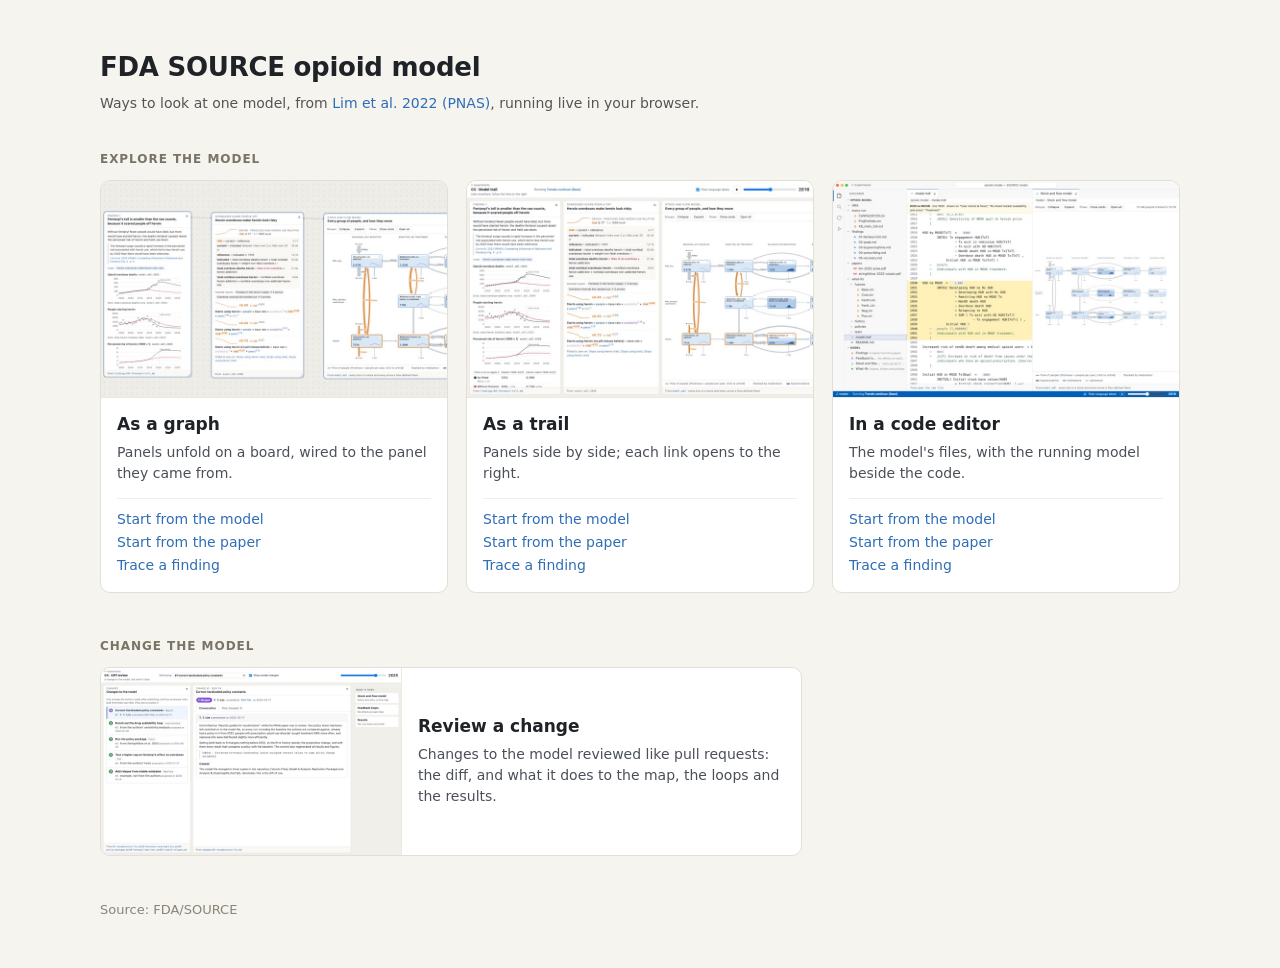
<file: experiments/index.html>
<!doctype html>
<html lang="en">
<head>
<meta charset="utf-8">
<title>SOURCE model · visualization experiments</title>
<style>
  body { margin: 0; font: 15px/1.5 system-ui, -apple-system, sans-serif; background: #f6f4ef; color: #1f2328; }
  main { max-width: 1080px; margin: 0 auto; padding: 48px 28px; }
  h1 { font-size: 26px; margin: 0 0 6px; letter-spacing: -0.01em; }
  .lede { color: #555; margin: 0 0 36px; }
  a { color: #2f6db5; text-decoration: none; }
  a:hover { text-decoration: underline; }
  section + section { margin-top: 44px; }
  h2 { font-size: 12px; text-transform: uppercase; letter-spacing: 0.08em; color: #7a7466; margin: 0 0 12px; }
  .cards { display: grid; grid-template-columns: repeat(3, 1fr); gap: 18px; }
  .card { background: #fff; border: 1px solid #e3dfd5; border-radius: 10px; overflow: hidden; display: flex; flex-direction: column; transition: border-color .15s, transform .15s; }
  .card:hover { border-color: #2f6db5; transform: translateY(-1px); }
  .card .thumb { display: block; aspect-ratio: 16 / 10; overflow: hidden; border-bottom: 1px solid #ece9e1; background: #f1efe9; }
  .card .thumb img { width: 100%; height: 100%; object-fit: cover; object-position: top left; display: block; }
  .card .text { padding: 14px 16px 16px; display: flex; flex-direction: column; gap: 4px; flex: 1; }
  h3 { font-size: 17px; margin: 0; }
  p { margin: 0; color: #4b5058; font-size: 14px; }
  .starts { list-style: none; margin: 10px 0 0; padding: 10px 0 0; border-top: 1px solid #f0eee8; display: grid; gap: 2px; font-size: 14px; }
  .starts a::after { content: " →"; opacity: 0; transition: opacity .15s; }
  .starts a:hover::after { opacity: 1; }
  .card.wide { flex-direction: row; max-width: 700px; }
  .card.wide .thumb { width: 300px; flex: none; border-bottom: none; border-right: 1px solid #ece9e1; }
  .card.wide .text { justify-content: center; }
  footer { margin-top: 44px; font-size: 13px; color: #8a8478; }
  footer a { color: inherit; }
  @media (max-width: 820px) { .cards { grid-template-columns: 1fr; } }
</style>
</head>
<body>
<main>
  <h1>FDA SOURCE opioid model</h1>
  <p class="lede">Ways to look at one model, from <a href="https://doi.org/10.1073/pnas.2115714119">Lim et al. 2022 (PNAS)</a>, running live in your browser.</p>

  <section>
    <h2>Explore the model</h2>
    <div class="cards">
      <div class="card">
        <a class="thumb" href="06-canvas/#map,loops"><img src="thumbs/graph.jpg" alt="Panels unfolded on a board, joined by wires"></a>
        <div class="text">
          <h3>As a graph</h3>
          <p>Panels unfold on a board, wired to the panel they came from.</p>
          <ul class="starts">
            <li><a href="06-canvas/#map,loops">Start from the model</a></li>
            <li><a href="06-canvas/#paper:papers/lim-2022-pnas.pdf">Start from the paper</a></li>
            <li><a href="06-canvas/#trace:fentanyl-toll">Trace a finding</a></li>
          </ul>
        </div>
      </div>
      <div class="card">
        <a class="thumb" href="03-stock-map/#map,loops,whatifs"><img src="thumbs/trail.jpg" alt="Panels side by side in a trail"></a>
        <div class="text">
          <h3>As a trail</h3>
          <p>Panels side by side; each link opens to the right.</p>
          <ul class="starts">
            <li><a href="03-stock-map/#map,loops,whatifs">Start from the model</a></li>
            <li><a href="03-stock-map/#paper:papers/lim-2022-pnas.pdf">Start from the paper</a></li>
            <li><a href="03-stock-map/#trace:fentanyl-toll">Trace a finding</a></li>
          </ul>
        </div>
      </div>
      <div class="card">
        <a class="thumb" href="05-editor/#source:model.mdl,map"><img src="thumbs/editor.jpg" alt="The model's files in a code editor, with the stock and flow map beside them"></a>
        <div class="text">
          <h3>In a code editor</h3>
          <p>The model's files, with the running model beside the code.</p>
          <ul class="starts">
            <li><a href="05-editor/#source:model.mdl,map">Start from the model</a></li>
            <li><a href="05-editor/#paper:papers/lim-2022-pnas.pdf,findings">Start from the paper</a></li>
            <li><a href="05-editor/#trace:fentanyl-toll">Trace a finding</a></li>
          </ul>
        </div>
      </div>
    </div>
  </section>

  <section>
    <h2>Change the model</h2>
    <a class="card wide" href="04-diff-review/" style="color: inherit; text-decoration: none">
      <span class="thumb"><img src="thumbs/review.jpg" alt="A model change reviewed like a pull request"></span>
      <span class="text">
        <h3>Review a change</h3>
        <p>Changes to the model reviewed like pull requests: the diff, and what it does to the map, the loops and the results.</p>
      </span>
    </a>
  </section>

  <footer>Source: <a href="https://github.com/FDA/SOURCE">FDA/SOURCE</a></footer>
</main>
</body>
</html>
</file>
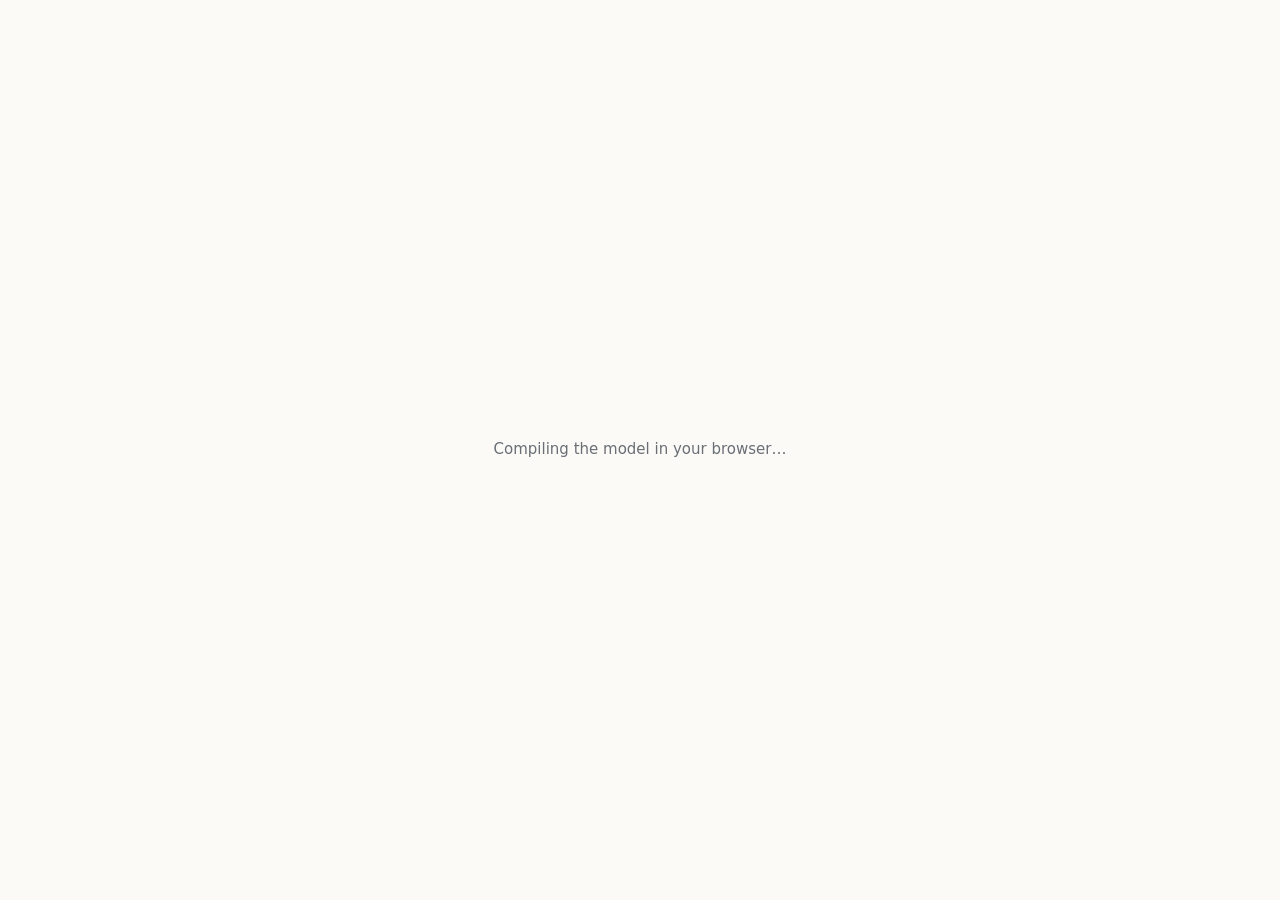
<file: experiments/03-stock-map/index.html>
<!doctype html>
<html lang="en">
<head>
<meta charset="utf-8">
<title>SOURCE opioid model — trail</title>
<link rel="stylesheet" href="styles.css">
</head>
<body>
<header id="top">
  <div class="title">
    <a class="back" href="../">← Experiments</a>
    <b>03 · Model trail</b>
    <span>start anywhere, follow the links to the right</span>
  </div>
  <div id="running"></div>
  <div id="controls"></div>
</header>
<main id="trail"></main>
<div id="loading">Compiling the model in your browser…</div>
<script type="module" src="main.ts"></script>
</body>
</html>
</file>
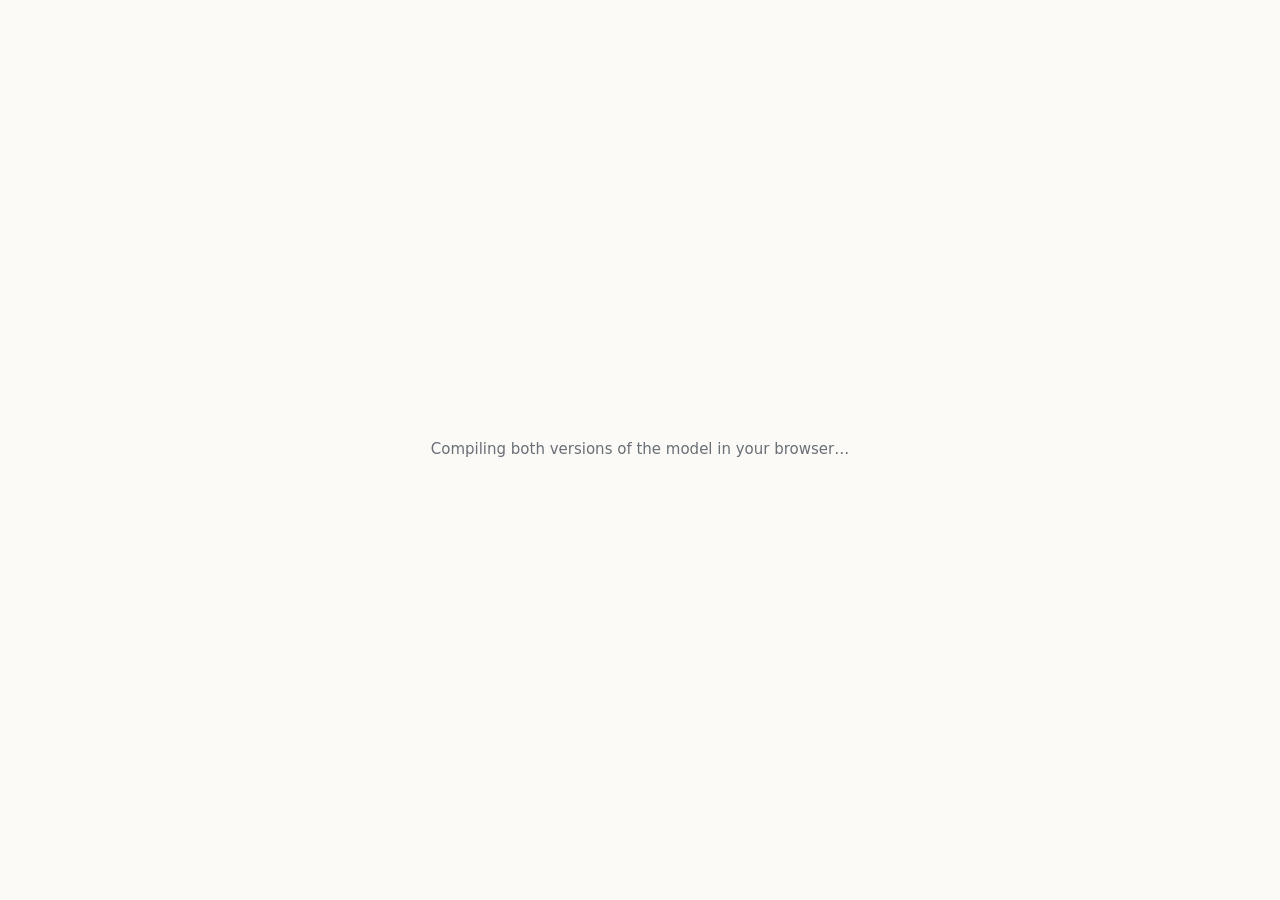
<file: experiments/04-diff-review/index.html>
<!doctype html>
<html lang="en">
<head>
<meta charset="utf-8">
<title>SOURCE opioid model — diff review</title>
<link rel="stylesheet" href="../03-stock-map/styles.css">
<link rel="stylesheet" href="styles.css">
</head>
<body>
<header id="top">
  <div class="title">
    <a class="back" href="../">← Experiments</a>
    <b>04 · Diff review</b>
    <span>a change to the model, and what it does</span>
  </div>
  <div id="running"></div>
  <div id="controls"></div>
</header>
<main id="trail"></main>
<div id="loading">Compiling both versions of the model in your browser…</div>
<script type="module" src="main.ts"></script>
</body>
</html>
</file>
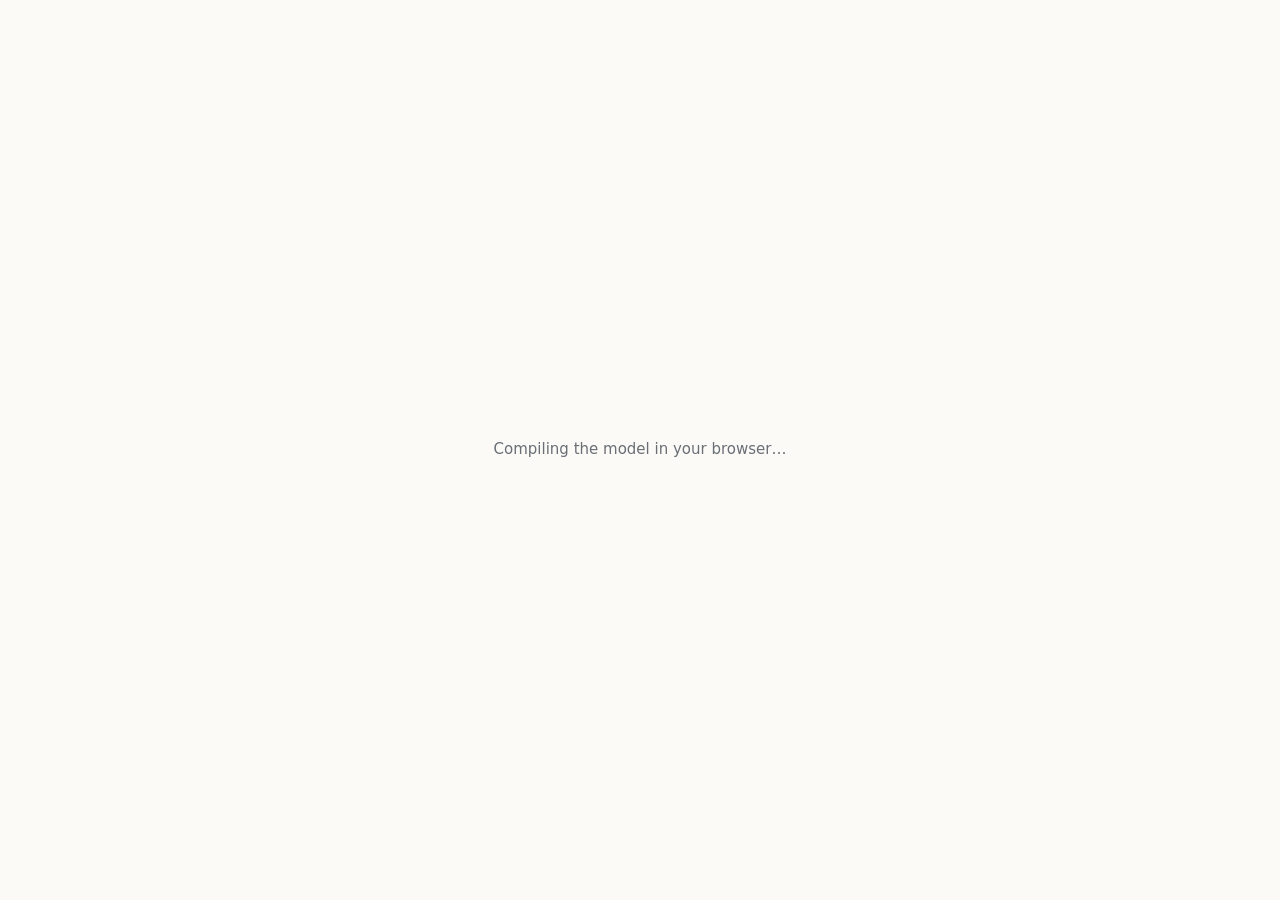
<file: experiments/05-editor/index.html>
<!doctype html>
<html lang="en">
<head>
<meta charset="utf-8">
<title>SOURCE opioid model — editor</title>
<link rel="stylesheet" href="../03-stock-map/styles.css">
<link rel="stylesheet" href="styles.css">
</head>
<body class="editor">
<header id="titlebar">
  <span class="dots"><i></i><i></i><i></i></span>
  <a class="back" href="../">← Experiments</a>
  <span class="name">opioid-model — SOURCE model</span>
</header>
<main id="workbench">
  <nav id="activity">
    <a class="on" data-toggle-sidebar title="Explorer"><svg viewBox="0 0 24 24"><path d="M14 3H6a1 1 0 0 0-1 1v16a1 1 0 0 0 1 1h12a1 1 0 0 0 1-1V8z M14 3v5h5"/></svg></a>
    <a data-open="findings" title="Findings"><svg viewBox="0 0 24 24"><circle cx="10.5" cy="10.5" r="6"/><path d="M15 15l5.5 5.5"/></svg></a>
    <a data-open="loops" title="Feedback loops"><svg viewBox="0 0 24 24"><path d="M20 12a8 8 0 1 1-2.3-5.6M20 4v4h-4"/></svg></a>
    <a data-open="whatifs" title="What-ifs"><svg viewBox="0 0 24 24"><path d="M8 5v14l11-7z"/></svg></a>
  </nav>
  <aside id="sidebar">
    <h2>Explorer</h2>
    <div id="explorer"></div>
  </aside>
  <div id="groups">
    <div class="group" data-group="code"><div class="tabs"></div><div class="crumbs"></div><div class="panes"></div><div class="watermark"></div></div>
    <div class="sash"></div>
    <div class="group" data-group="model"><div class="tabs"></div><div class="crumbs"></div><div class="panes"></div><div class="watermark"></div></div>
  </div>
</main>
<footer id="statusbar">
  <span class="branch">⎇ master</span>
  <div id="running"></div>
  <div id="controls"></div>
</footer>
<div id="loading">Compiling the model in your browser…</div>
<script type="module" src="main.ts"></script>
</body>
</html>
</file>
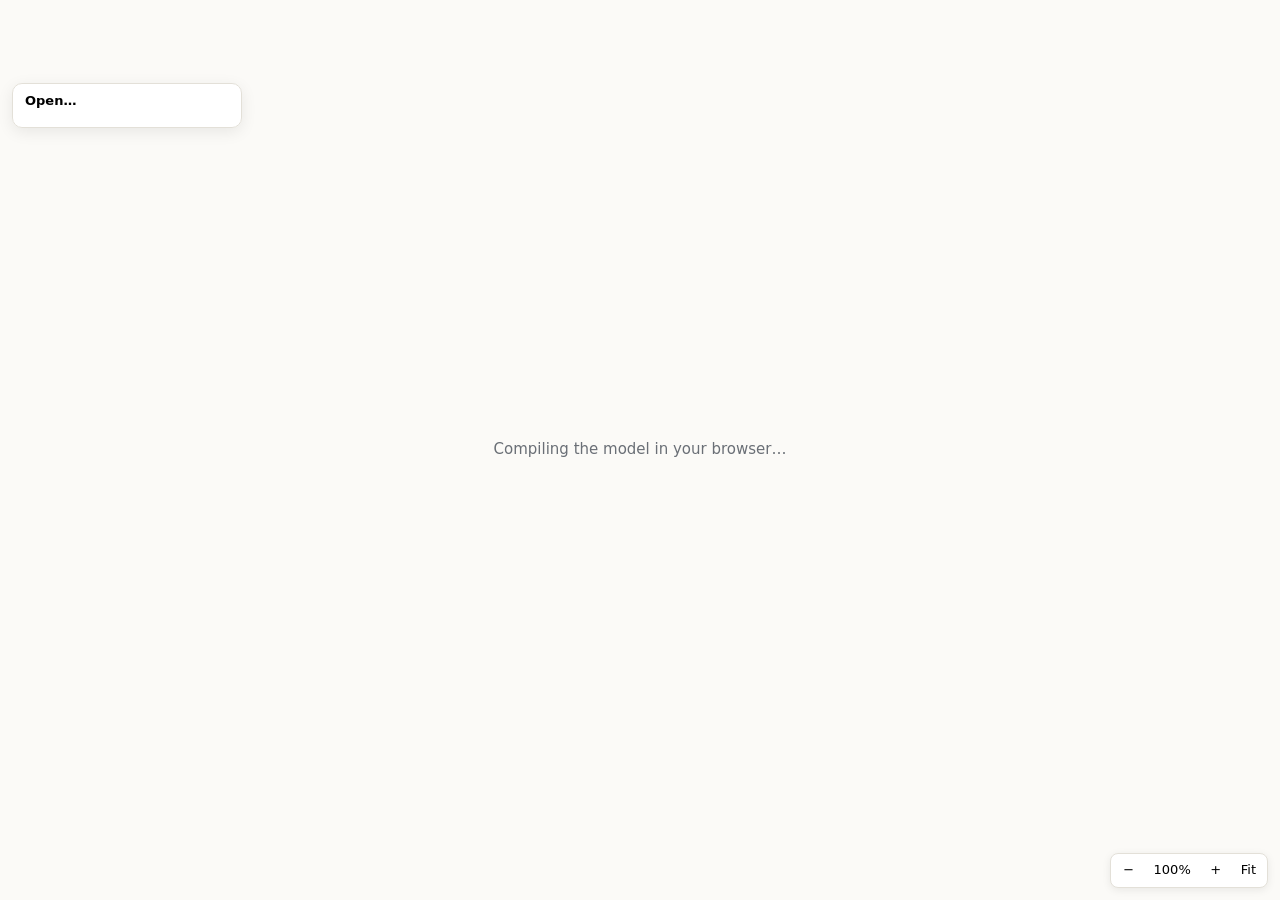
<file: experiments/06-canvas/index.html>
<!doctype html>
<html lang="en">
<head>
<meta charset="utf-8">
<title>SOURCE opioid model — canvas</title>
<link rel="stylesheet" href="../03-stock-map/styles.css">
<link rel="stylesheet" href="styles.css">
</head>
<body class="canvas">
<header id="top">
  <div class="title">
    <a class="back" href="../">← Experiments</a>
    <b>Model graph</b>
    <span>links unfold to the right; drag to pan, pinch to zoom</span>
  </div>
  <div id="running"></div>
  <div id="controls"></div>
</header>
<main id="board">
  <div id="world"><svg class="wires"></svg></div>
  <nav id="palette"><button title="Show or hide the menu">Open…</button><div class="entries menu"></div></nav>
  <div id="toolbar">
    <button data-zoom="out" title="Zoom out">−</button>
    <button data-zoom="real" title="Actual size">100%</button>
    <button data-zoom="in" title="Zoom in">+</button>
    <button data-zoom="fit" title="Fit everything">Fit</button>
  </div>
</main>
<div id="loading">Compiling the model in your browser…</div>
<script type="module" src="main.ts"></script>
</body>
</html>
</file>
<file: experiments/03-stock-map/styles.css>
:root {
  --ink: #1f2328;
  --muted: #6a6f76;
  --line: #e3e0d8;
  --paper: #fbfaf7;
  --accent: #2f6db5;
  --hover: rgba(31, 35, 40, 0.07);
  --hover-strong: rgba(31, 35, 40, 0.12);
}
* { box-sizing: border-box; }
body { margin: 0; height: 100vh; display: grid; grid-template-rows: auto 1fr; font: 13px/1.45 system-ui, -apple-system, sans-serif; color: var(--ink); background: #f1efe9; overflow: hidden; }
a { color: var(--accent); text-decoration: none; cursor: pointer; }
a:hover { text-decoration: underline; }
.muted { color: var(--muted); }
.hidden { display: none !important; }
button { font: inherit; }

#top { display: flex; align-items: center; gap: 24px; padding: 8px 16px; border-bottom: 1px solid var(--line); background: #fff; }
#top .title { display: flex; flex-direction: column; min-width: 240px; }
#top .title .back { font-size: 11px; color: var(--muted); }
#top .title b { font-size: 15px; }
#top .title span { font-size: 11.5px; color: var(--muted); }
#running { flex: 1; font-size: 12.5px; }
#running a { font-weight: 600; }
#running button { margin-left: 8px; border: 1px solid #f3c9a5; background: #fff7f0; color: #7c2d12; border-radius: 5px; padding: 1px 8px; font-size: 11.5px; cursor: pointer; }
#controls { display: flex; align-items: center; gap: 16px; }
#controls label.check { display: flex; align-items: center; gap: 5px; font-size: 11.5px; color: var(--muted); }
#controls .year { display: flex; align-items: center; gap: 8px; }
#controls .year input { width: 220px; }
#controls .year button { border: 1px solid var(--line); background: #fff; border-radius: 5px; padding: 3px 10px; cursor: pointer; }
#year-label { font: 600 18px/1 system-ui; font-variant-numeric: tabular-nums; width: 44px; }

/* The trail */
#trail { display: flex; gap: 10px; padding: 10px; overflow-x: auto; overflow-y: hidden; min-height: 0; align-items: stretch; scroll-padding: 10px; }
.panel { flex: none; display: flex; flex-direction: column; min-height: 0; background: #fff; border: 1px solid var(--line); border-radius: 10px; box-shadow: 0 1px 3px rgba(0, 0, 0, 0.04); }
.panel { position: relative; }
.panel > .resize { position: absolute; top: 0; bottom: 0; right: -7px; width: 10px; cursor: col-resize; z-index: 2; }
.panel > .resize:hover, body.resizing .panel > .resize { background: linear-gradient(to right, transparent 4px, color-mix(in srgb, var(--accent) 50%, transparent) 4px 6px, transparent 6px); }
body.resizing { cursor: col-resize; user-select: none; }
.panel > header { display: grid; grid-template-columns: 1fr auto; column-gap: 8px; padding: 8px 8px 8px 14px; border-bottom: 1px solid var(--line); }
.panel > header .kind { grid-column: 1; font-size: 10.5px; text-transform: uppercase; letter-spacing: 0.06em; color: var(--muted); }
.panel > header b { grid-column: 1; font-size: 13.5px; line-height: 1.3; }
.panel > header button { grid-column: 2; grid-row: 1 / span 2; align-self: start; border: none; background: none; font-size: 18px; line-height: 1; color: var(--muted); cursor: pointer; padding: 0 4px; }
.panel > header button:hover { color: var(--ink); }
.panel > .body { flex: 1; min-height: 0; overflow: auto; padding: 10px 14px 24px; }
.panel > footer { padding: 6px 14px; border-top: 1px solid var(--line); font-size: 11px; background: #faf9f6; border-radius: 0 0 10px 10px; }
.panel > footer a, .src { font-family: ui-monospace, Menlo, monospace; font-size: 10.5px; }
.src { margin-left: 4px; color: #8a8f96; white-space: nowrap; }
.src:hover { color: var(--accent); }
.panel.flash, .flash { animation: flash 1.1s ease-out; }
@keyframes flash { 0% { box-shadow: 0 0 0 3px color-mix(in srgb, var(--accent) 55%, transparent); } 100% { box-shadow: 0 0 0 3px transparent; } }
g.flash .outline, g.flash .base { animation: flash-stroke 1.2s ease-out; }
@keyframes flash-stroke { 0% { stroke: var(--accent); stroke-width: 6; } }
.hint { font-size: 11.5px; color: var(--muted); margin: 0 0 8px; }
.panel h3 { font-size: 11px; text-transform: uppercase; letter-spacing: 0.06em; color: var(--muted); margin: 14px 0 4px; }
.chip { display: inline-block; font-size: 10.5px; padding: 1px 7px; border-radius: 9px; background: #eef3fa; color: #1d4f86; margin: 1px 2px; }
.chip:hover { text-decoration: none; background: #dce8f6; }
.loop-chip { background: color-mix(in srgb, var(--c) 12%, #fff); color: color-mix(in srgb, var(--c) 80%, #000); }
.links { font-size: 11px; color: var(--muted); margin: 4px 0; }

.menu { flex: none; width: 230px; align-self: flex-start; padding: 6px 10px 12px; background: transparent; }
.menu h3 { font-size: 10.5px; text-transform: uppercase; letter-spacing: 0.06em; color: var(--muted); margin: 10px 4px 4px; }
.menu a { display: block; padding: 7px 10px; margin-bottom: 4px; border: 1px solid var(--line); border-radius: 8px; background: #fff; color: var(--ink); }
.menu a:hover { text-decoration: none; border-color: #999; }
.menu a.open { border-color: var(--accent); box-shadow: inset 3px 0 0 var(--accent); }
.menu a b { display: block; font-size: 13px; }
.menu a small { color: var(--muted); font-size: 11px; }

/* Findings */
.rows .row { display: grid; grid-template-columns: 22px 1fr; gap: 6px; padding: 8px 6px; border-bottom: 1px solid #f0efea; color: var(--ink); }
.rows .row:hover { background: #f7f6f2; text-decoration: none; }
.rows .row b { display: block; font-size: 12.5px; line-height: 1.3; }
.rows .row small { color: var(--muted); font-size: 11px; }
.num { display: inline-grid; place-items: center; width: 18px; height: 18px; border-radius: 50%; background: #1f2328; color: #fff; font-size: 10px; }
.panel-finding .body { font-size: 12px; }
.panel-finding .claim { margin: 0 0 6px; }
.panel-finding blockquote { margin: 0 0 8px; padding: 4px 8px; border-left: 3px solid #d0d4d9; color: #444; font-style: italic; font-size: 11.5px; }
.panel-finding cite { display: block; margin-top: 3px; font-style: normal; font-size: 10.5px; }
.f-chart { margin: 8px 0 2px; border-radius: 6px; padding: 2px 4px; margin-left: -4px; margin-right: -4px; }
.f-chart:hover, .f-chart.same { background: var(--hover); box-shadow: none; }
.f-chart .label { font-size: 11px; font-weight: 600; }
.f-chart .off-scale { margin-left: 6px; font-size: 10px; color: var(--muted); }
.f-chart .dots { font-size: 10.5px; color: var(--muted); }
.alts { width: 100%; border-collapse: collapse; margin: 10px 0 4px; font-size: 11px; }
.alts th, .alts td { text-align: left; padding: 3px 4px; vertical-align: top; }
.alts thead th { font-weight: 500; color: var(--muted); font-size: 10px; border-bottom: 1px solid var(--line); }
.alts td { font-variant-numeric: tabular-nums; white-space: nowrap; }
.alts td small { color: var(--muted); }
.alts tbody tr { cursor: pointer; border-bottom: 1px solid #f0efea; }
.alts tbody tr:hover { background: #f7f6f2; }
.alts tbody tr.active { background: #fff1f3; box-shadow: inset 3px 0 0 #e11d48; }
.alts tbody th { font-weight: 500; }
.alts tbody th .src { display: block; margin: 0 0 0 14px; }
.alts i { display: inline-block; width: 9px; height: 9px; border-radius: 2px; margin-right: 5px; vertical-align: -1px; }
.panel-finding .paper { margin: 8px 0 0; font-size: 11px; color: #444; }
.panel-finding .caveat { margin: 6px 0 0; padding: 4px 8px; background: #fffbeb; border-left: 3px solid #f59e0b; font-size: 11px; color: #5c4813; }

/* Papers */
.passages { margin-bottom: 10px; }
.passages h3 { margin-top: 0; }
.passage { padding: 6px 0; border-bottom: 1px solid #f0efea; font-size: 12px; }
.passage .goto { font-weight: 600; color: var(--ink); }
.pages .page { position: relative; width: 100%; margin: 0 0 10px; box-shadow: 0 1px 4px rgba(0, 0, 0, 0.15); background: #fff; }
.pages canvas { display: block; width: 100%; height: 100%; }
.pages .overlay { position: absolute; inset: 0; }
.pages .term { position: absolute; border-bottom: 1.5px dotted color-mix(in srgb, #2f6db5 55%, transparent); }
.pages .term:hover { background: var(--hover-strong); border-bottom-color: var(--ink); text-decoration: none; }
.pages .fig-link { position: absolute; border-radius: 4px; }
.pages .fig-link:hover { box-shadow: inset 0 0 0 2px var(--ink); background: var(--hover); text-decoration: none; }
.pages .fig-link .tag { display: none; position: absolute; left: 4px; top: 4px; font-size: 10.5px; background: var(--ink); color: #fff; border-radius: 4px; padding: 1px 6px; white-space: nowrap; }
.pages .fig-link:hover .tag { display: block; }
.pages .hot { z-index: 1; position: absolute; background: color-mix(in srgb, #facc15 38%, transparent); border-radius: 2px; mix-blend-mode: multiply; }
.pages .hot:hover { background: color-mix(in srgb, #f59e0b 50%, transparent); }
.pages .hot .tag { position: absolute; left: -7px; top: -9px; width: 13px; height: 13px; box-shadow: 0 0 0 1.5px #fff; border-radius: 50%; background: #1f2328; color: #fff; font-size: 9px; display: grid; place-items: center; }

/* What-ifs */
.panel-whatifs h3 { display: flex; align-items: center; justify-content: space-between; }
.strengths button { border: 1px solid var(--line); background: #fff; font-size: 10.5px; padding: 0 6px; cursor: pointer; text-transform: none; letter-spacing: 0; }
.strengths button.on { background: #1f2328; color: #fff; border-color: #1f2328; }
.whatif { border-radius: 6px; }
.whatif .pick { display: flex; align-items: center; gap: 6px; padding: 4px 6px; border-radius: 6px; cursor: pointer; font-size: 12.5px; }
.whatif .pick:hover { background: #f7f6f2; }
.whatif .pick span { flex: 1; }
.whatif .radio { width: 12px; height: 12px; border-radius: 50%; border: 1.5px solid #b8bec6; flex: none; }
.whatif.picked .radio { border: 4px solid var(--accent); }
.whatif.picked .pick span { font-weight: 600; }
.whatif .fold { border: none; background: none; color: var(--muted); font-size: 10.5px; cursor: pointer; white-space: nowrap; }
.cin { margin: 0 6px 6px 24px; padding: 4px 8px; background: #faf9f6; border-radius: 6px; font-size: 11px; }
.cin > .src { display: block; margin: 0 0 3px; }
.diff-head, .diff-none { margin: 6px 0 4px; font-size: 11px; color: var(--muted); }
.vdiff { margin: 0 0 6px; border: 1px solid var(--line); border-radius: 6px; overflow: hidden; background: #fff; font: 10.5px/1.6 ui-monospace, Menlo, monospace; }
.vdiff .hunk { padding: 2px 8px; background: #f1f5fb; color: #57606a; border-bottom: 1px solid var(--line); }
.vdiff .hunk .src { margin: 0 4px 0 0; }
.vdiff .del, .vdiff .add { padding: 0 8px; white-space: pre-wrap; word-break: break-word; }
.vdiff .del { background: #ffebe9; color: #82071e; }
.vdiff .add { background: #dafbe1; color: #116329; }
.vdiff .ctx { padding: 2px 8px; font-family: system-ui; color: var(--muted); border-top: 1px solid #f0efea; }
.vdiff.same { box-shadow: 0 1px 6px rgba(31, 35, 40, 0.18); }
.ov { display: grid; grid-template-columns: 1fr auto auto; gap: 6px; padding: 1px 0; font-family: ui-monospace, Menlo, monospace; font-size: 10.5px; }
.ov b { font-weight: 500; }

/* Source */
.panel-source .body { padding: 0; }
.src-head { position: sticky; top: 0; z-index: 2; }
.src-info { background: #fffbea; font-size: 11.5px; padding: 0 12px; border-bottom: 1px solid #f1e6b8; }
.src-info:not(:empty) { padding: 5px 12px; }
.code { font: 11.5px/1.5 ui-monospace, Menlo, monospace; padding: 6px 0 20px; width: max-content; min-width: 100%; }
.code.muted { padding: 12px; font-family: inherit; }
.ln { display: grid; grid-template-columns: 52px 1fr; }
.ln i { font-style: normal; color: #b0b4ba; text-align: right; padding-right: 10px; user-select: none; position: sticky; left: 0; z-index: 1; grid-row: span 2; background: #fff; }
.ln.def:hover i { background: color-mix(in srgb, var(--ink) 7%, #fff); }
.ln.hit i { background: #fff1b8; }
.ln code { white-space: pre; padding-right: 12px; tab-size: 4; }
.ln.units code { color: #8a8f96; }
.ln.comment code { color: #4d7a5c; font-style: italic; }
.ln .cont { color: #c8ccd1; font-style: normal; }
.ln .inlay { display: none; }
.ln.def:hover { background: var(--hover); }
.ln.hit { background: #fff1b8; }
.ln.note { grid-template-columns: 1fr; padding: 8px 12px; color: var(--muted); font-family: system-ui; }
.ln[data-open] { cursor: pointer; }
.ln .set-to { grid-column: 2; justify-self: start; margin: 1px 12px 3px 0; font-family: system-ui; font-size: 11px; padding: 1px 7px; border-radius: 4px; background: #e11d48; color: #fff; }
.ln .set-to small { opacity: 0.8; margin-left: 4px; }
.ln.replaced code { text-decoration: line-through; text-decoration-color: color-mix(in srgb, #e11d48 60%, transparent); color: #9aa0a6; }
.ln.fitted .set-to { background: #eef0f3; color: #5f6670; }
.as-of { font-size: 11.5px; padding: 7px 12px; background: #fdf2f4; border-bottom: 1px solid #f6d5dc; line-height: 1.7; }
.as-of button { margin-left: 8px; font-size: 11px; }
.as-of > a:last-child { margin-left: 8px; }
.as-of .set-list a { display: inline-block; margin: 0 4px; padding: 0 6px; border-radius: 4px; background: #fff; border: 1px solid #f6d5dc; }
.cin .as-of-link { margin-left: 10px; }
.file { display: flex; justify-content: space-between; gap: 8px; padding: 2px 6px; border-radius: 4px; font-family: ui-monospace, Menlo, monospace; font-size: 11.5px; color: var(--ink); }
.file:hover { background: #f3f1ec; text-decoration: none; }
.file small { color: var(--muted); font-family: system-ui; }
.folder { margin: 6px 0; padding: 2px 0 2px 10px; border-left: 2px solid var(--line); border-radius: 2px; }
.folder > b { font-family: ui-monospace, Menlo, monospace; font-size: 11.5px; }
.folder > small { color: var(--muted); margin-left: 6px; }
.folder .folder { margin-left: 4px; }

/* Loops */
.loop { display: flex; align-items: center; gap: 7px; padding: 7px 9px; border: 1px solid var(--line); border-radius: 8px; margin-bottom: 6px; transition: border-color 0.15s; color: var(--ink); }
.loop:hover { text-decoration: none; }
.loop:hover, .loop.open { border-color: var(--c); }
.loop .dot { width: 10px; height: 10px; border-radius: 50%; background: var(--c); flex: none; }
.loop .title { flex: 1; font-weight: 600; font-size: 12.5px; line-height: 1.25; }
.loop .title small { display: block; font-weight: 400; font-size: 10.5px; color: var(--muted); }
.driver, .mult { display: flex; align-items: center; gap: 8px; }
.driver { padding-top: 8px; font-size: 12px; }
.driver .label { font-size: 10px; text-transform: uppercase; letter-spacing: 0.05em; color: var(--muted); }
.driver .val, .mult b { font-variant-numeric: tabular-nums; }
.mult b { font-size: 13px; color: var(--c); }
.fed { margin: 6px 0 4px; font-size: 11px; color: var(--muted); display: flex; flex-wrap: wrap; gap: 3px; align-items: center; }
.chip { font-size: 10.5px; padding: 1px 6px; border-radius: 9px; background: #eef3fa; color: #1d4f86; }
.chip.input { background: #f0f0ee; color: #444; }
.link { border-top: 1px dashed #ece9e1; padding: 6px 0 2px; }
.eq { font-size: 11.5px; line-height: 1.5; margin: 3px 0 0; }
.formula .lhs { font-weight: 600; color: var(--ink); }
.formula .t { white-space: normal; }
.formula .t-people { color: #1d4f86; }
.formula .t-input { color: #444; font-style: italic; }
.formula .t-loop { color: var(--muted); }
.formula .t-loop.off { opacity: 0.55; }
[data-hover] { transition: background 0.1s; }
.same:not(g) { box-shadow: 0 1px 6px rgba(31, 35, 40, 0.18); border-radius: 3px; }
.formula .t[data-hover]:hover, .formula .lhs:hover, .f[data-hover]:hover, .chip:hover { background: var(--hover-strong); border-radius: 3px; text-decoration: none; }
.v[data-open], .formula .t[data-open] { cursor: pointer; text-decoration: underline; text-decoration-color: color-mix(in srgb, currentColor 30%, transparent); text-underline-offset: 2px; }
.v[data-open]:hover, .formula .t[data-open]:hover { text-decoration: underline; text-decoration-color: currentColor; }
.f[data-open] { cursor: pointer; }
.formula .t-loop.picked { color: var(--c); font-weight: 700; background: color-mix(in srgb, var(--c) 10%, transparent); border-radius: 3px; padding: 0 2px; }
.inactive { margin-top: 6px; font-size: 11px; color: var(--muted); }
.equations { margin: 6px 0 4px; padding: 6px 8px; background: #faf9f6; border-radius: 6px; font-size: 11.5px; line-height: 1.45; }
.eqn { display: grid; grid-template-columns: 1fr auto; gap: 8px; align-items: baseline; padding: 2px 0; }
.eqn + .eqn { border-top: 1px dotted #e6e3da; }
.eqn .lhs { font-weight: 600; }
.eqn .op { color: var(--muted); }
.eqn .val { font-variant-numeric: tabular-nums; color: var(--muted); font-size: 10.5px; white-space: nowrap; }
.eqn em, .formula em { font-style: normal; color: var(--muted); }
.noun { color: var(--c); }
.v { border-radius: 3px; }
.v small { color: var(--muted); margin-left: 2px; font-size: 9.5px; }
.v.people { color: #1d4f86; }
.v.flow { color: #9f1239; }
.v.input { color: #444; font-style: italic; }
.v.shown { text-decoration-style: dotted; }
.v:hover { background: var(--hover-strong); }
.formula .t-loop { color: var(--c); }

/* Map */
.panel-map .body { display: flex; flex-direction: column; overflow: hidden; padding: 0; }
.map-toolbar { display: flex; align-items: center; gap: 14px; padding: 6px 12px; border-bottom: 1px solid var(--line); font-size: 11.5px; color: var(--muted); }
.map-toolbar .group { display: flex; align-items: center; gap: 4px; }
.map-toolbar button { white-space: nowrap; border: 1px solid var(--line); background: #fff; border-radius: 5px; padding: 2px 8px; font-size: 11.5px; cursor: pointer; color: var(--ink); }
.map-toolbar button:hover { border-color: #999; }
.map-toolbar .summary { margin-left: auto; font-variant-numeric: tabular-nums; }
.map-canvas { flex: 1; min-height: 0; padding: 4px 10px 0; }
.src-row { margin: -2px 0 2px; }
svg.stock-map { width: 100%; height: 100%; display: block; }
svg.spark { overflow: visible; }
svg.spark circle.now { pointer-events: none; }

.col-title { font-size: 12px; font-weight: 600; text-anchor: middle; fill: var(--muted); text-transform: uppercase; letter-spacing: 0.05em; }
.row-title { height: 100%; display: flex; align-items: center; font-size: 12px; font-weight: 600; color: var(--muted); line-height: 1.2; }

.node { cursor: pointer; transition: opacity 0.15s; }
.node .box { fill: #fff; }
.node .outline { fill: none; stroke: #2f6db5; stroke-width: 1.5; pointer-events: none; }
.node .level { fill: #dbe8f6; }
.node .levels { pointer-events: none; }
.parts { list-style: none; margin: 4px 0 6px; padding: 0; font-size: 11.5px; }
.parts li { display: grid; grid-template-columns: 10px 1fr auto 34px; gap: 6px; align-items: center; padding: 1px 0; }
.parts i { width: 10px; height: 10px; border-radius: 2px; }
.parts b { font-weight: 500; font-variant-numeric: tabular-nums; }
.parts small { color: var(--muted); text-align: right; font-variant-numeric: tabular-nums; }
.parts-title { font-size: 10.5px; text-transform: uppercase; letter-spacing: 0.04em; color: var(--muted); margin-top: 6px; }
.node.open .outline { stroke-width: 3; }
.node.lit .outline { stroke: var(--src); stroke-width: 3.5; }
.node.hot .outline { stroke-width: 3.5; }
.node.hot:not(.lit) .outline { stroke: var(--ink); }
.hovering .node:not(.hot), .hovering .edge:not(.hot) { opacity: 0.28; }
.edge.hot .base, .edge.hot .head { opacity: 0.95; }
.node, .edge { transition: opacity 0.15s, filter 0.15s; }
.node .ghost-level { fill: #2f6db5; opacity: 0.16; }
.node-label { width: 100%; height: 100%; padding: 6px 26px 6px 9px; display: flex; flex-direction: column; justify-content: space-between; font-size: 11.5px; line-height: 1.2; position: relative; }
.node-label .name { font-weight: 600; }
.node-label .line { display: flex; align-items: end; justify-content: space-between; margin-right: -17px; }
.node-label .value { font-size: 15px; font-variant-numeric: tabular-nums; color: #1d4f86; }
.node-label.compact { flex-direction: row; align-items: center; gap: 6px; padding: 3px 26px 3px 9px; font-size: 10.5px; }
.node-label.compact .name { flex: 1; overflow: hidden; display: -webkit-box; -webkit-line-clamp: 2; -webkit-box-orient: vertical; }
.node-label.compact .value { font-size: 12.5px; }
.chevron circle { fill: #fff; stroke: #c9d6e6; }
.chevron text { font-size: 12px; text-anchor: middle; fill: #2f6db5; font-weight: 700; pointer-events: none; }
.chevron:hover circle { stroke: #2f6db5; }

.edge { cursor: pointer; transition: opacity 0.15s; }
.edge path { fill: none; }
.edge .hit { stroke: transparent; stroke-width: 18; }
.edge .base, .edge .head { opacity: 0.6; stroke-linecap: butt; transition: stroke 0.15s, fill 0.15s; }
.edge.lit .base, .edge.lit .head { opacity: 0.95; }
.edge .flow { stroke: #fff; stroke-width: 2; stroke-dasharray: 2 10; opacity: 0.85; animation: dash linear infinite; pointer-events: none; }
@keyframes dash { to { stroke-dashoffset: -24; } }
.edge:hover .base, .edge.open .base, .edge:hover .head, .edge.open .head { opacity: 0.95; }
.edge .ghost { stroke: #c4c9cf; opacity: 0.6; pointer-events: none; }
.edge .value { font-size: 11px; font-weight: 600; fill: var(--c); paint-order: stroke; stroke: var(--paper); stroke-width: 4px; opacity: 0; pointer-events: none; }
.edge.show-value .value { opacity: 1; }
.edge .terminal { font-size: 11px; fill: var(--muted); text-anchor: middle; }

/* Cards unfolded on the map */
.card-slot { overflow: visible; pointer-events: none; }
.slot { height: 100%; display: flex; flex-direction: column; justify-content: flex-start; }
.slot.above { justify-content: flex-end; }
.card { pointer-events: auto; background: #fff; border: 1px solid #cfd4da; border-radius: 8px; box-shadow: 0 4px 16px rgba(0, 0, 0, 0.12); font-size: 11.5px; }
.card header { all: unset; display: flex; align-items: center; gap: 6px; padding: 5px 6px 5px 10px; background: #f6f5f1; border-bottom: 1px solid var(--line); border-radius: 8px 8px 0 0; cursor: grab; font-weight: 600; font-size: 11.5px; }
.card header span { flex: 1; }
.card header button { border: none; background: none; font-size: 15px; line-height: 1; cursor: pointer; color: var(--muted); }
.card section { padding: 7px 10px 8px; }
.card section + section { border-top: 1px solid #f0eee8; }
.flow-head { display: flex; justify-content: space-between; gap: 8px; font-weight: 600; }
.flow-head b { font-variant-numeric: tabular-nums; white-space: nowrap; }
.factors { list-style: none; margin: 4px 0 0; padding: 0; }
.f { display: grid; grid-template-columns: 12px 74px 1fr; gap: 4px; align-items: baseline; padding: 1px 0; }
.f i { font-style: normal; color: var(--muted); }
.f b { font-variant-numeric: tabular-nums; font-weight: 600; text-align: right; white-space: nowrap; overflow: hidden; text-overflow: ellipsis; }
.f span { line-height: 1.25; }
.f-loop { cursor: pointer; border-radius: 4px; }
.f-loop b, .f-loop span { color: var(--c); }
.f-loop:hover { background: color-mix(in srgb, var(--c) 10%, transparent); }
.f-loop.off { opacity: 0.5; }
.f-people span { color: #1d4f86; }
.tag { font-style: normal; font-size: 9.5px; background: #f0f0ee; border-radius: 6px; padding: 0 4px; color: #555; }
.equation { margin-top: 4px; }
.equation code { display: block; margin-top: 3px; font: 10.5px/1.4 ui-monospace, Menlo, monospace; color: #444; }
.stock-card .desc { margin: 0 0 6px; color: #444; display: -webkit-box; -webkit-line-clamp: 5; -webkit-box-orient: vertical; overflow: hidden; }
.stock-card h4 { margin: 6px 0 2px; font-size: 10px; text-transform: uppercase; letter-spacing: 0.05em; color: var(--muted); }
.moves { list-style: none; margin: 0; padding: 0; }
.moves li { display: flex; justify-content: space-between; gap: 6px; padding: 1px 4px; border-radius: 4px; cursor: pointer; }
.moves li:hover { background: #f3f1ec; }
.moves b { font-variant-numeric: tabular-nums; font-weight: 600; white-space: nowrap; }
.model-name { font: 10.5px ui-monospace, Menlo, monospace; color: var(--muted); margin-bottom: 3px; }

.map-legend { display: flex; flex-wrap: wrap; gap: 6px 16px; padding: 6px 14px 8px; font-size: 11px; color: var(--muted); border-top: 1px solid var(--line); }
.map-legend i { display: inline-block; width: 14px; height: 4px; border-radius: 2px; margin-right: 5px; vertical-align: middle; }
.map-legend i.was { background: #c4c9cf; }
.map-legend .sep { width: 1px; background: var(--line); }

#loading { position: fixed; inset: 0; display: flex; align-items: center; justify-content: center; background: var(--paper); font-size: 15px; color: var(--muted); z-index: 10; }
#loading.hidden { display: none; }
</file>
<file: experiments/04-diff-review/styles.css>
/* The review's own look, on top of experiment 03's trail, map and cards. */

:root {
  --add-bg: #e6ffec;
  --add-line: #ccffd8;
  --del-bg: #ffebe9;
  --del-line: #ffd7d5;
  --merged: #8250df;
  --open: #1a7f37;
}

#running { display: flex; align-items: center; gap: 14px; font-size: 12px; }
#running .picker { display: flex; align-items: center; gap: 6px; }
#running select { font: inherit; font-weight: 600; padding: 3px 6px; border: 1px solid var(--line); border-radius: 6px; background: #fff; max-width: 380px; }
#running .check { display: flex; align-items: center; gap: 5px; cursor: pointer; }
#controls[hidden], .menu[hidden] { display: none; }

/* The list of changes */
.pr-list { border: 1px solid var(--line); border-radius: 8px; overflow: hidden; }
.pr-row { display: grid; grid-template-columns: 22px 1fr; gap: 8px; padding: 10px 12px; border-bottom: 1px solid var(--line); color: var(--ink); }
.pr-row:last-child { border-bottom: none; }
.pr-row:hover { background: #f6f8fa; text-decoration: none; }
.pr-row.selected { background: #f0f6ff; box-shadow: inset 3px 0 0 #2f6db5; }
.pr-row b { font-size: 13px; }
.pr-row small { display: block; color: var(--muted); font-size: 11px; margin-top: 2px; }
.pr-kind { font-size: 10.5px; padding: 0 6px; border-radius: 9px; border: 1px solid var(--line); color: var(--muted); white-space: nowrap; }

.state { display: inline-flex; align-items: center; gap: 4px; font-size: 12px; font-weight: 600; color: #fff; padding: 3px 10px 3px 8px; border-radius: 14px; }
.state::before { content: ""; width: 9px; height: 9px; border-radius: 50%; border: 2px solid #fff; box-sizing: border-box; }
.state.merged { background: var(--merged); }
.state.open { background: var(--open); }
.state.small { width: 18px; height: 18px; padding: 0; justify-content: center; margin-top: 1px; }

/* One change */
.panel-change .body { padding: 0 0 24px; }
.pr-head { position: sticky; top: 0; z-index: 3; background: #fff; padding: 10px 16px 0; border-bottom: 1px solid var(--line); }
.pr-meta { font-size: 12.5px; color: var(--muted); display: flex; align-items: center; gap: 8px; flex-wrap: wrap; }
.pr-meta b { color: var(--ink); }
.tabs { display: flex; align-items: flex-end; gap: 2px; margin-top: 10px; }
.tabs > button { font: inherit; font-size: 12.5px; padding: 7px 12px; border: 1px solid transparent; border-bottom: none; border-radius: 6px 6px 0 0; background: none; color: var(--muted); cursor: pointer; margin-bottom: -1px; }
.tabs > button.on { border-color: var(--line); background: #fff; color: var(--ink); font-weight: 600; }
.count { display: inline-block; min-width: 16px; font-size: 10.5px; font-weight: 600; padding: 0 5px; border-radius: 9px; background: #eaeef2; color: #57606a; text-align: center; text-transform: none; letter-spacing: 0; }
.pr-body { padding: 12px 16px; }
.pr-body h3 { margin-top: 16px; }

.comment { border: 1px solid var(--line); border-radius: 8px; margin-bottom: 12px; font-size: 13px; overflow: hidden; }
.comment-head { padding: 8px 14px; background: #f6f8fa; border-bottom: 1px solid var(--line); font-size: 12.5px; }
.comment-body { padding: 10px 14px; }
.comment p { margin: 0 0 8px; }
.comment p:last-child { margin-bottom: 0; }
.comment h4 { margin: 14px 0 6px; font-size: 14px; }
.comment ul { margin: 0; padding-left: 18px; }
.comment li { margin: 3px 0; }
blockquote { margin: 8px 0; padding: 4px 10px; border-left: 3px solid #d0d7de; color: #57606a; font-family: ui-monospace, Menlo, monospace; font-size: 11.5px; }

/* Model changes */
.mc { border: 1px solid var(--line); border-radius: 8px; margin-bottom: 10px; overflow: hidden; }
.mc { transition: box-shadow 0.15s; }
.mc:hover { box-shadow: 0 2px 10px rgba(31, 35, 40, 0.12); }
.mc-head { display: flex; align-items: center; gap: 8px; padding: 7px 10px; background: #f6f8fa; border-bottom: 1px solid var(--line); flex-wrap: wrap; }
.mc-head b { font-size: 12.5px; }
.mc-values, .mc-acts { padding: 6px 10px; font-size: 12px; border-top: 1px solid #f0f0f0; }
.mc-values span:not(.muted) { margin-left: 10px; white-space: nowrap; font-family: ui-monospace, Menlo, monospace; font-size: 11.5px; }
.mc-values del { color: #cf222e; background: var(--del-bg); text-decoration: line-through; padding: 0 3px; border-radius: 3px; }
.mc-values ins { color: #1a7f37; background: var(--add-bg); text-decoration: none; padding: 0 3px; border-radius: 3px; font-weight: 600; }
.mc-values i { color: var(--muted); font-style: normal; }
.chip.flow-chip { background: #fdf2e3; color: #8a4b08; }
.chip.flow-chip:hover { background: #fae3c2; }
.chip.stock-chip { background: #eef3fa; }
.chip.loop-chip { background: color-mix(in srgb, var(--c) 14%, #fff); color: color-mix(in srgb, var(--c) 80%, #000); }
.chip.more-chip { background: #eee; color: #555; cursor: pointer; }
.chips:not(.all) .extra { display: none; }

.idle { padding: 8px 10px; border-bottom: 1px solid #f0f0f0; font-size: 12px; }
.idle b { margin: 0 6px; }
.idle p { margin: 4px 0; color: var(--muted); }
details { margin-top: 14px; border: 1px solid var(--line); border-radius: 8px; }
details > summary { cursor: pointer; padding: 8px 10px; font-size: 11px; text-transform: uppercase; letter-spacing: 0.06em; color: var(--muted); }
details[open] > summary { border-bottom: 1px solid var(--line); }
details .hint { padding: 6px 10px; margin: 0; }

.badge { display: inline-block; font-size: 10.5px; font-weight: 600; padding: 1px 7px; border-radius: 9px; background: #eaeef2; color: #57606a; white-space: nowrap; }
.badge.added { background: #dafbe1; color: #1a7f37; }
.badge.removed { background: #ffebe9; color: #cf222e; }
.badge.equation, .badge.constant { background: #fff1e0; color: #9a4d00; }
.badge.documentation, .badge.changelog { background: #ddf4ff; color: #0969da; }
.badge.rounding, .badge.diagram, .badge.whitespace, .badge.editor { background: #f0f0f0; color: #8a8f96; }

.mini-diff { font: 11.5px/1.5 ui-monospace, Menlo, monospace; white-space: pre-wrap; word-break: break-word; }
.mini-diff > div { padding: 0 10px 0 0; display: grid; grid-template-columns: 20px 1fr; }
.mini-diff > div > span { color: #8a8f96; text-align: center; user-select: none; }
.mini-diff .add { background: var(--add-bg); }
.mini-diff .del { background: var(--del-bg); }
.idle .mini-diff { margin-top: 6px; border: 1px solid #f0f0f0; border-radius: 6px; }

/* Raw diff */
.diff-file { border: 1px solid var(--line); border-radius: 8px; margin-bottom: 14px; overflow: hidden; }
.file-head { display: flex; align-items: center; gap: 8px; padding: 8px 10px; background: #f6f8fa; border-bottom: 1px solid var(--line); font-size: 12.5px; position: sticky; top: 0; }
.adds { color: #1a7f37; font-weight: 600; font-size: 12px; }
.dels { color: #cf222e; font-weight: 600; font-size: 12px; }
.file-head .src { margin-left: auto; }
.hunk-head { padding: 4px 10px; background: #f1f8ff; border-top: 1px solid #e1e8f0; font-size: 11.5px; }
.hunk-head code { color: #57606a; font-size: 11px; }
table.diff { width: 100%; border-collapse: collapse; font: 11.5px/1.5 ui-monospace, Menlo, monospace; }
table.diff td { padding: 0 8px; vertical-align: top; }
table.diff td.lineno { width: 1%; min-width: 38px; text-align: right; color: #8a8f96; user-select: none; }
table.diff td.text { white-space: pre-wrap; word-break: break-all; }
table.diff td.text span { display: inline-block; width: 14px; color: #8a8f96; user-select: none; }
table.diff tr.add td { background: var(--add-bg); }
table.diff tr.add td.lineno { background: var(--add-line); }
table.diff tr.del td { background: var(--del-bg); }
table.diff tr.del td.lineno { background: var(--del-line); }

/* Files */
.ln.add { background: var(--add-bg); }
.ln.del { background: var(--del-bg); }
.ln.add.hit, .ln.del.hit { background: #fff1b8; }

/* Results */
.legend { display: flex; flex-wrap: wrap; gap: 14px; font-size: 11.5px; color: var(--muted); margin-bottom: 8px; }
.legend i { display: inline-block; width: 16px; height: 3px; margin-right: 5px; vertical-align: middle; }
.legend i.dash { height: 0; border-top: 2px dashed; }
table.measures { width: 100%; border-collapse: collapse; font-size: 12px; margin-bottom: 12px; }
table.measures th { text-align: right; font-size: 10.5px; color: var(--muted); font-weight: 600; padding: 4px 6px; border-bottom: 1px solid var(--line); }
table.measures td { text-align: right; padding: 5px 6px; border-bottom: 1px solid #f0f0f0; white-space: nowrap; }
table.measures td:first-child, table.measures th:first-child { text-align: left; white-space: normal; }
table.measures tr:hover td { background: #fdf2f4; }
table.measures .up { color: #cf222e; }
table.measures .down { color: #1a7f37; }
table.measures .flat { color: var(--muted); }
.r-chart { border: 1px solid var(--line); border-radius: 8px; padding: 6px 8px; margin-bottom: 10px; cursor: pointer; }
.r-chart:hover { box-shadow: 0 2px 10px rgba(31, 35, 40, 0.12); }
.r-chart .label { font-size: 12px; font-weight: 600; }
</file>
<file: experiments/05-editor/styles.css>
/* A light code-editor workbench around the trail's panels. */
body.editor {
  --chrome: #f8f8f8;
  --chrome-line: #e5e5e5;
  --tab: #f8f8f8;
  --select: #e4e6f1;
  --blue: #005fb8;
  grid-template-rows: 34px 1fr 24px;
  background: var(--chrome);
}

#titlebar { display: flex; align-items: center; gap: 14px; padding: 0 12px; background: var(--chrome); border-bottom: 1px solid var(--chrome-line); font-size: 12px; position: relative; }
#titlebar .dots { display: flex; gap: 7px; }
#titlebar .dots i { width: 12px; height: 12px; border-radius: 50%; background: #ff5f57; }
#titlebar .dots i:nth-child(2) { background: #febc2e; }
#titlebar .dots i:nth-child(3) { background: #28c840; }
#titlebar .back { color: var(--muted); font-size: 11.5px; }
#titlebar .name { position: absolute; left: 50%; transform: translateX(-50%); padding: 3px 120px; border: 1px solid var(--chrome-line); border-radius: 6px; background: #fff; color: #555; }

#workbench { display: grid; grid-template-columns: 48px 260px 1fr; min-height: 0; }
body.no-sidebar #workbench { grid-template-columns: 48px 0 1fr; }
body.no-sidebar #sidebar { display: none; }

#activity { display: flex; flex-direction: column; align-items: center; padding-top: 4px; background: var(--chrome); border-right: 1px solid var(--chrome-line); }
#activity a { width: 48px; height: 46px; display: grid; place-items: center; color: #8a8a8a; border-left: 2px solid transparent; }
#activity a:hover, #activity a.on { color: #1f1f1f; }
#activity a.on { border-left-color: var(--blue); }
#activity svg { width: 24px; height: 24px; fill: none; stroke: currentColor; stroke-width: 1.5; stroke-linejoin: round; stroke-linecap: round; }

#sidebar { display: flex; flex-direction: column; min-height: 0; background: var(--chrome); border-right: 1px solid var(--chrome-line); overflow: hidden; }
#sidebar h2 { margin: 0; padding: 10px 20px 8px; font-size: 11px; font-weight: 400; letter-spacing: 0.04em; text-transform: uppercase; color: #616161; }
#explorer { flex: 1; overflow: auto; font-size: 13px; padding-bottom: 20px; }
#explorer .section > summary { padding: 3px 8px; font-size: 11px; font-weight: 700; text-transform: uppercase; letter-spacing: 0.02em; color: #3b3b3b; }
#explorer summary { list-style: none; cursor: pointer; user-select: none; }
#explorer summary::-webkit-details-marker { display: none; }
#explorer summary::before { content: "›"; display: inline-block; width: 16px; text-align: center; color: #616161; transition: transform 0.1s; }
#explorer details[open] > summary::before { transform: rotate(90deg); }
#explorer .item { display: flex; align-items: center; gap: 6px; height: 22px; padding-left: calc(8px + var(--depth) * 12px); padding-right: 8px; color: #3b3b3b; white-space: nowrap; }
#explorer .item:hover { background: #e8e8e8; text-decoration: none; }
#explorer .item > span { overflow: hidden; text-overflow: ellipsis; }
#explorer .item small { color: #9a9a9a; font-size: 11px; overflow: hidden; text-overflow: ellipsis; }
#explorer a.item { padding-left: calc(24px + var(--depth) * 12px); }
#explorer .item.open > span { font-style: italic; }
#explorer .item.active { background: var(--select); box-shadow: inset 0 0 0 1px color-mix(in srgb, var(--blue) 40%, transparent); }

.icon { font-style: normal; display: inline-grid; place-items: center; min-width: 16px; height: 16px; font-size: 11px; font-weight: 700; flex: none; }
.icon.file-icon { font-size: 8.5px; letter-spacing: -0.02em; font-family: ui-monospace, Menlo, monospace; }
.icon.dot::before { content: ""; width: 9px; height: 9px; border-radius: 50%; background: var(--c); }

/* Editor groups */
#groups { --split: 46%; position: relative; display: grid; grid-template-columns: var(--split) 1px 1fr; min-width: 0; min-height: 0; background: #fff; }
.sash { background: var(--chrome-line); position: relative; z-index: 3; }
.sash::after { content: ""; position: absolute; inset: 0 -4px; cursor: col-resize; }
.sash:hover::after, body.resizing .sash::after { background: color-mix(in srgb, var(--blue) 50%, transparent); inset: 0 -1px; }
.group { position: relative; display: grid; grid-template-rows: 35px auto 1fr; min-width: 0; min-height: 0; }
.tabs { display: flex; background: var(--tab); border-bottom: 1px solid var(--chrome-line); overflow-x: auto; scrollbar-width: none; }
.tab { display: flex; align-items: center; gap: 6px; padding: 0 6px 0 12px; min-width: 0; max-width: 230px; border-right: 1px solid var(--chrome-line); color: #616161; cursor: pointer; font-size: 13px; white-space: nowrap; flex: none; }
.tab .label { overflow: hidden; text-overflow: ellipsis; }
.tab button { border: none; background: none; width: 20px; height: 20px; border-radius: 4px; font-size: 16px; line-height: 1; color: #616161; cursor: pointer; visibility: hidden; }
.tab:hover button, .tab.active button { visibility: visible; }
.tab button:hover { background: #e4e4e4; }
.tab.active { background: #fff; color: #1f1f1f; box-shadow: inset 0 1px 0 var(--blue); margin-bottom: -1px; }
.crumbs { display: flex; align-items: center; gap: 4px; height: 22px; padding: 0 14px; font-size: 12px; color: #616161; border-bottom: 1px solid #f0f0f0; white-space: nowrap; overflow: hidden; }
.crumbs:empty { display: none; }
.crumbs i { font-style: normal; color: #a0a0a0; }
.crumbs span:last-child { color: #3b3b3b; }
.panes { position: relative; min-height: 0; }

/* The trail's panels, as editors */
.editor .panel { display: none; position: absolute; inset: 0; border: none; border-radius: 0; box-shadow: none; }
.editor .panel.active { display: flex; }
.editor .panel.flash { animation: none; }
.editor .panel > header { display: none; }
.editor .panel > footer { border-radius: 0; background: #fafafa; }
.editor .panel > .body { padding: 14px 22px 24px; }
.editor .panel-source > .body, .editor .panel-map > .body { padding: 0; }
.editor .panel-paper > .body { background: #f3f3f3; }
.editor .panel-paper .pages { max-width: 860px; margin: 0 auto; }
.editor .panel-finding > .body, .editor .panel-loop > .body, .editor .panel-findings > .body, .editor .panel-loops > .body, .editor .panel-whatifs > .body { max-width: 640px; }

.editor .code { font: 12.5px/19px ui-monospace, "SF Mono", Menlo, monospace; padding: 4px 0 40vh; }
.editor .ln { grid-template-columns: 64px 1fr; }
.editor .ln i { color: #6e7681; padding-right: 22px; }
.editor .ln.hit i, .editor .ln.cursor i { color: #1f1f1f; }
.editor .ln.def { cursor: pointer; }
.editor .ln.cursor { background: #f3f6fb; box-shadow: inset 0 1px 0 #e3e8f1, inset 0 -1px 0 #e3e8f1; }
.editor .ln .inlay { display: inline; margin-left: 14px; padding: 0 6px; border-radius: 4px; background: #eef1f6; color: #5e6a7d; font-size: 11px; font-style: italic; }
.editor .ln .inlay:empty { display: none; }
.editor .ln.def:hover .inlay { background: #dde6f4; color: #1d4f86; }

.watermark { display: none; }
.group.empty .watermark { position: absolute; inset: 35px 0 0; display: flex; flex-direction: column; align-items: center; justify-content: center; gap: 8px; }
.watermark .mark { font: 800 64px/1 system-ui; letter-spacing: -0.04em; color: #ececec; margin-bottom: 18px; }
.watermark a { width: 260px; display: flex; justify-content: space-between; padding: 4px 10px; border-radius: 5px; color: #555; font-size: 12.5px; }
.watermark a small { color: #9a9a9a; }
.watermark a:hover { background: #f3f3f3; text-decoration: none; }

/* Status bar */
#statusbar { display: flex; align-items: center; gap: 18px; padding: 0 10px; background: var(--blue); color: #fff; font-size: 12px; }
#statusbar .branch { opacity: 0.9; }
#statusbar #running { flex: 1; font-size: 12px; }
#statusbar #running a { color: #fff; }
#statusbar .muted { color: rgba(255, 255, 255, 0.75); }
#statusbar #running button { padding: 0 6px; font-size: 11px; }
#statusbar #controls { gap: 14px; }
#statusbar #controls label.check { color: rgba(255, 255, 255, 0.85); font-size: 11.5px; }
#statusbar #controls .year input { width: 160px; height: 14px; accent-color: #fff; }
#statusbar #controls .year button { padding: 0 6px; font-size: 10px; background: transparent; color: #fff; border-color: rgba(255, 255, 255, 0.5); }
#statusbar #year-label { font-size: 12px; width: 34px; }
</file>
<file: experiments/06-canvas/styles.css>
/* A board of panels: dotted paper that pans and zooms, with wires between panels. */
#board {
  --zi: 1;
  position: relative;
  overflow: hidden;
  min-height: 0;
  background-color: #efede7;
  background-image: radial-gradient(circle at 1px 1px, #cfcbc0 1px, transparent 1.5px);
  cursor: grab;
  touch-action: none;
}
body.panning, body.panning #board { cursor: grabbing; user-select: none; }
body.moving { cursor: move; user-select: none; }
body.resizing { cursor: nwse-resize; }
#world { position: absolute; left: 0; top: 0; transform-origin: 0 0; }
svg.wires { position: absolute; left: 0; top: 0; width: 1px; height: 1px; overflow: visible; pointer-events: none; }
svg.wires path { fill: none; stroke: #8b94a0; stroke-width: 2; stroke-dasharray: 6 5; vector-effect: non-scaling-stroke; }
svg.wires circle { fill: #8b94a0; }
svg.wires circle.end { fill: #fff; stroke: #8b94a0; stroke-width: 2; vector-effect: non-scaling-stroke; }

.canvas .panel { position: absolute; cursor: default; box-shadow: 0 2px 10px rgba(0, 0, 0, 0.08); }
.canvas .panel > header { cursor: move; user-select: none; }
.canvas .panel.unfolding { animation: unfold 0.32s cubic-bezier(0.2, 0.8, 0.3, 1); transform-origin: 0 22px; }
@keyframes unfold { from { opacity: 0; transform: translateX(-24px) scale(0.94); } }
.canvas .panel > .grip { position: absolute; right: 0; bottom: 0; width: 16px; height: 16px; cursor: nwse-resize; z-index: 2;
  background: linear-gradient(135deg, transparent 55%, #b8bdc4 55% 62%, transparent 62% 72%, #b8bdc4 72% 79%, transparent 79%); border-radius: 0 0 10px 0; }

/* Far out, titles grow so the board reads as a map of what is open. */
#board.far .panel > header b { font-size: calc(13px * var(--zi)); line-height: 1.15; display: -webkit-box; -webkit-line-clamp: 2; -webkit-box-orient: vertical; overflow: hidden; }
#board.far .panel > header .kind { font-size: calc(9px * var(--zi)); }
#board.far .panel > header button { font-size: calc(14px * var(--zi)); }
#board.far .panel > .body { opacity: 0.75; }

#palette { position: absolute; left: 12px; top: 12px; z-index: 100000; width: 230px; max-height: calc(100% - 24px); overflow: auto; background: rgba(255, 255, 255, 0.92); backdrop-filter: blur(6px); border: 1px solid var(--line); border-radius: 10px; box-shadow: 0 4px 16px rgba(0, 0, 0, 0.08); cursor: default; }
#palette > button { display: block; width: 100%; text-align: left; border: none; background: none; padding: 8px 12px; font-weight: 600; cursor: pointer; }
#palette.folded { width: auto; }
#palette.folded .entries { display: none; }
#palette .entries { width: auto; padding: 0 8px 8px; }
#palette .entries h3:first-child { margin-top: 0; }

#toolbar { position: absolute; right: 12px; bottom: 12px; z-index: 100000; display: flex; gap: 2px; padding: 3px; background: #fff; border: 1px solid var(--line); border-radius: 8px; box-shadow: 0 2px 8px rgba(0, 0, 0, 0.08); cursor: default; }
#toolbar button { border: none; background: none; min-width: 30px; padding: 4px 8px; border-radius: 5px; cursor: pointer; font-variant-numeric: tabular-nums; }
#toolbar button:hover { background: #f1efe9; }
</file>
